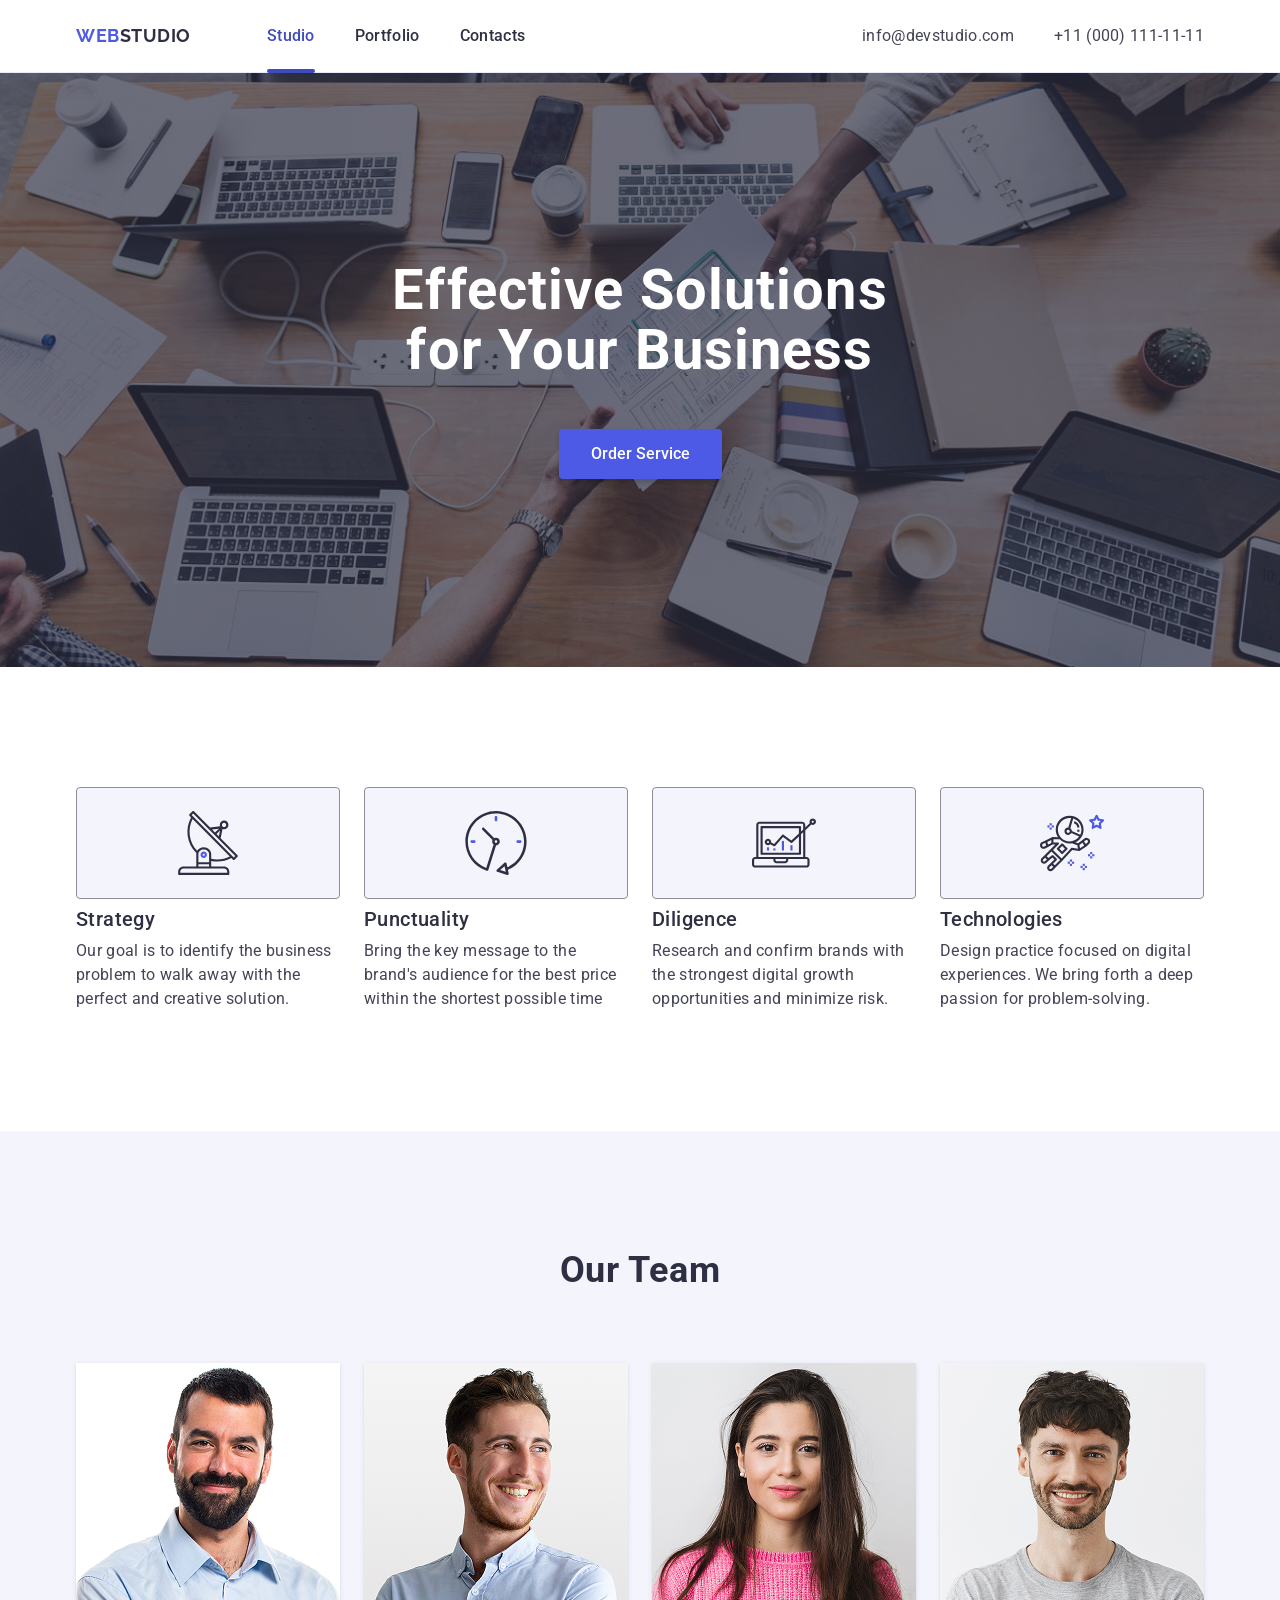
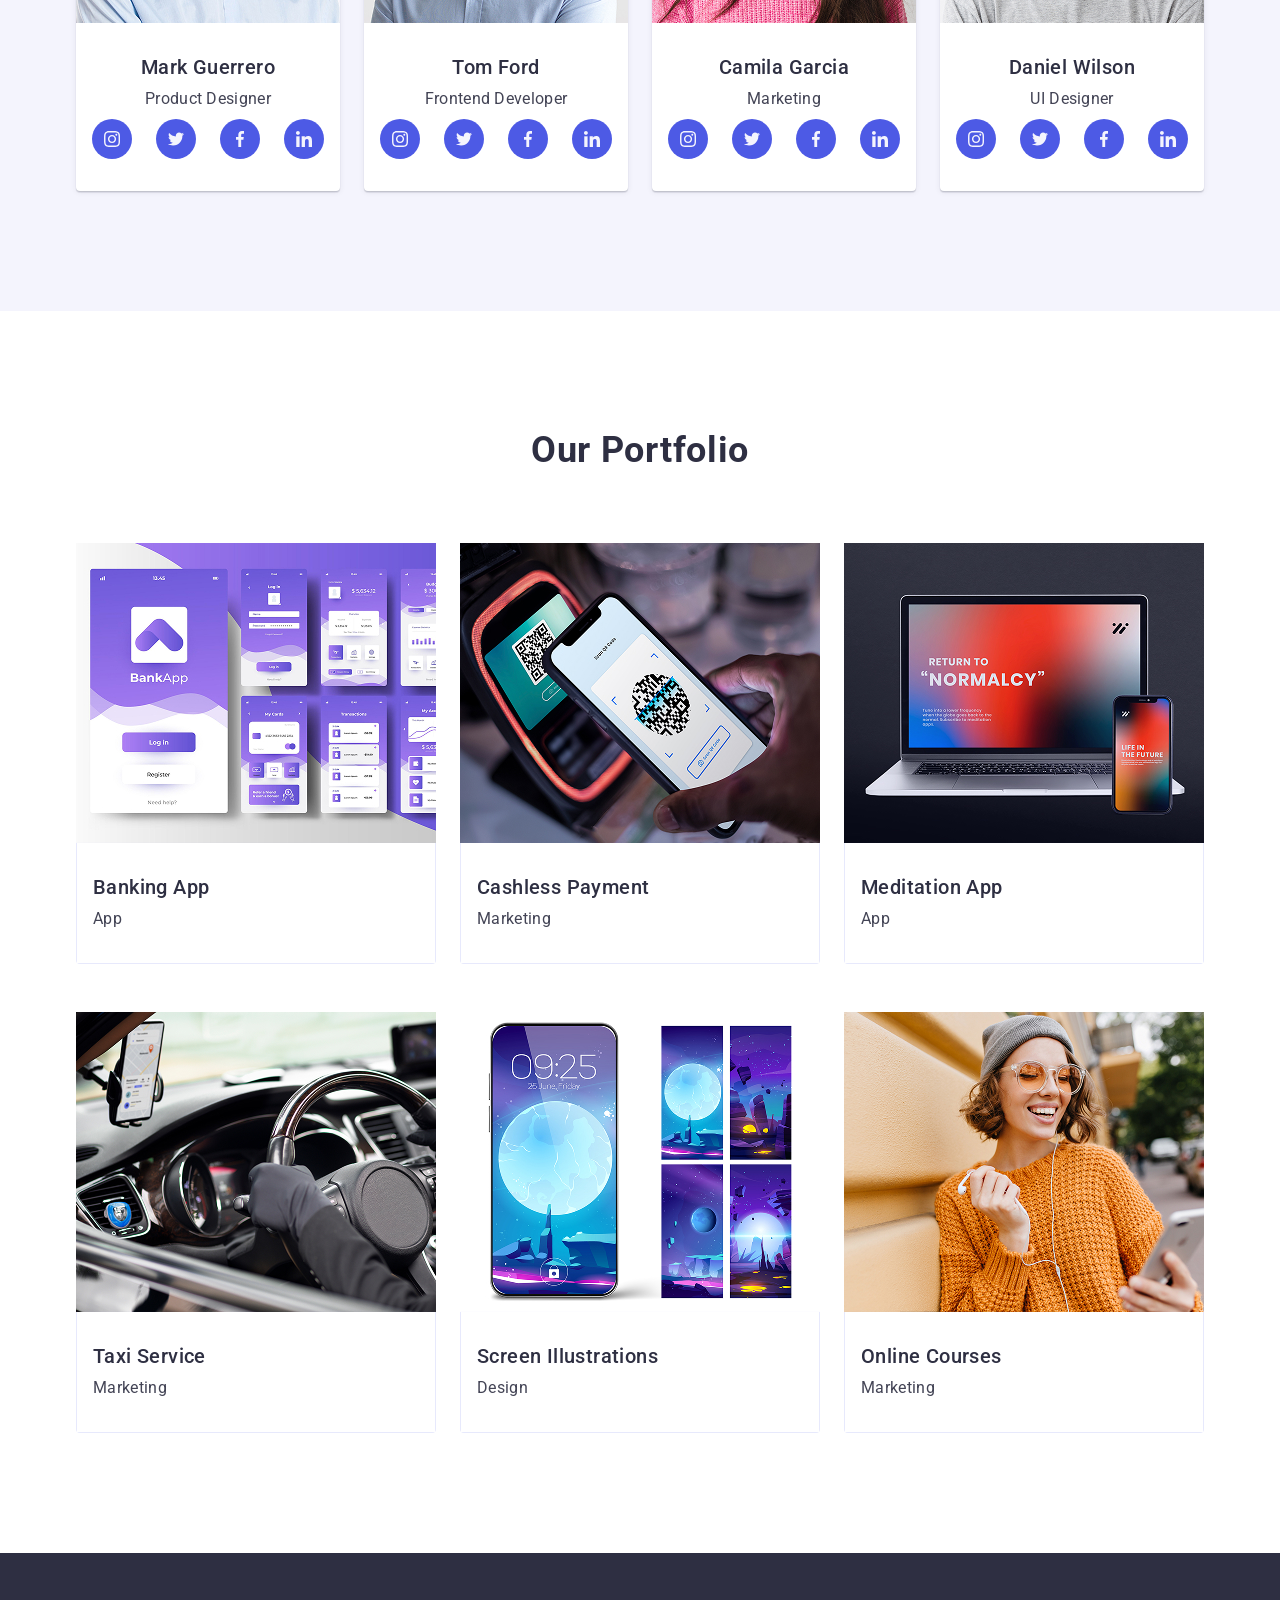
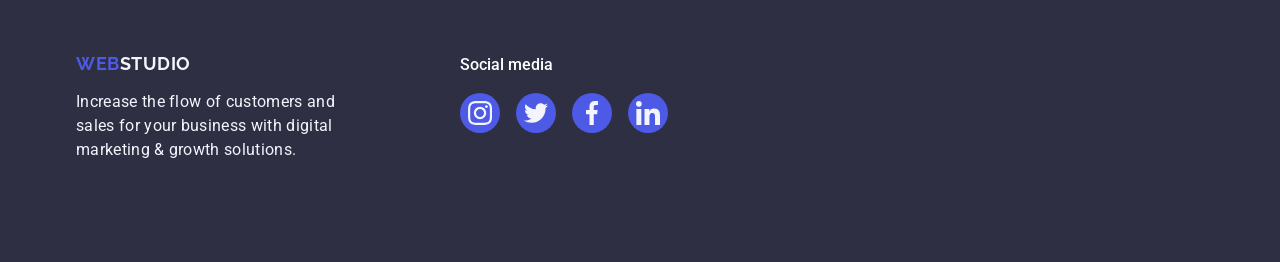
<file: index.html>
<!DOCTYPE html>
<html lang="en">

<head>
    <meta charset="UTF-8" />
    <title>Web-Studio</title>
    <link rel="stylesheet" href="https://cdnjs.cloudflare.com/ajax/libs/modern-normalize/3.0.1/modern-normalize.min.css">
    <link rel="preconnect" href="https://fonts.googleapis.com">
    <link rel="preconnect" href="https://fonts.gstatic.com" crossorigin>
    <link href="https://fonts.googleapis.com/css2?family=Roboto:wght@400;500;700&family=Raleway:wght@400;500;700&display=swap" rel="stylesheet">
    <link rel="stylesheet" href="./css/styles.css" />
</head>

<body>
    <header class="page-header">
        <div class="header-container container">
            <a class="logo" href="./index.html"><span class="accent">WEB</span>STUDIO</a>
            <nav class="nav">
                <ul class="nav-list">
                    <li><a class="nav-link current" href="./index.html">Studio</a></li>
                    <li><a class="nav-link" href="#portfolio">Portfolio</a></li>
                    <li><a class="nav-link" href="#footer">Contacts</a></li>
                </ul>
            </nav>
            <address class="contacts-personnel">
                <ul class="contacts-list">
                    <li><a class="contact-link" href="mailto:info@devstudio.com">info@devstudio.com</a></li>
                    <li><a class="contact-link" href="tel:+110001111111">+11 (000) 111-11-11</a></li>
                </ul>
            </address>
        </div>
    </header>
    <main>

        <!-- Hero Section -->
    <section class="hero">
        <div class="container">
            <div class="intro">
                <h1 class="intro-title">Effective Solutions for Your Business</h1>
                <button class="intro-button" type="button">Order Service</button>
            </div>
        </div>
      </section>

       <!-- Features Section -->
    <section class="section">
        <div class="container">
            <h2 class="visually-hidden">Our Features</h2>
                <ul class="features-list">
                    <li class="features-item">
                        <div class="features-item-box">
                            <svg class="icon" width="64" height="64">
                                <use href="./images/icons.svg#antenna"></use>
                            </svg>
                        </div>
                        <h3 class="features-title">Strategy</h3>
                        <p class="features-text">Our goal is to identify the business problem to walk away with the perfect and
                            creative
                            solution.</p>
                    </li>
                    <li class="features-item">
                        <div class="features-item-box">
                            <svg class="icon" width="64" height="64">
                                <use href="./images/icons.svg#clock"></use>
                            </svg>
                        </div>
                        <h3 class="features-title">Punctuality</h3>
                        <p class="features-text">Bring the key message to the brand's audience for the best price within the
                            shortest
                            possible time
                        </p>
                    </li>

                
                    <li class="features-item">
                        <div class="features-item-box">
                            <svg class="icon" width="64" height="64">
                                <use href="./images/icons.svg#diagram"></use>
                            </svg>
                        </div>
                        <h3 class="features-title">Diligence</h3>
                        <p class="features-text">Research and confirm brands with the strongest digital growth opportunities and
                            minimize
                            risk.
                        </p>
                    </li>
                    <li class="features-item">
                        <div class="features-item-box">
                            <svg class="icon" width="64" height="64">
                                <use href="./images/icons.svg#astronaut"></use>
                            </svg>
                        </div>
                        <h3 class="features-title">Technologies</h3>
                        <p class="features-text">Design practice focused on digital experiences. We bring forth a deep passion for
                            problem-solving.
                        </p>
                    </li>
                </ul>
        </div> 
    </section>

        <!-- Team Section -->
        <section class="section team">
            <div class="container">
                <h2 class="our-team">Our Team</h2>
                <div class="team-container">
                    <ul class="team-list">
                        <li class="team-card">
                            <img class="team-photo" src="./images/MarkGuerrero.jpg" width="264" height="260" alt="Mark Guerrero" />
                            <div class="team-name">
                                <h3 class="name">Mark Guerrero</h3>
                                <p class="specialty">Product Designer</p>
                                <ul class="social-list">
                                    <li class="social-item">
                                        <a class="social-link" href="#">
                                            <svg class="social-icon" width="16" height="16">
                                                <use href="./images/icons.svg#instagram"></use>
                                            </svg>
                                        </a>
                                    </li>
                                    
                                    <li class="social-item">
                                        <a class="social-link" href="#">
                                            <svg class="social-icon" width="16" height="16">
                                                <use href="./images/icons.svg#twitter"></use>
                                            </svg>
                                        </a>
                                    </li>
                                    
                                    <li class="social-item">
                                        <a class="social-link" href="#">
                                            <svg class="social-icon" width="16" height="16">
                                                <use href="./images/icons.svg#facebook"></use>
                                            </svg>
                                        </a>
                                    </li>
                                    
                                    <li class="social-item">
                                        <a class="social-link" href="#">
                                            <svg class="social-icon" width="16" height="16">
                                                <use href="./images/icons.svg#linkedin"></use>
                                            </svg>
                                        </a>
                                    </li>
                                </ul>

                            </div>
                        </li>
                        <li class="team-card">
                            <img class="team-photo" src="./images/TomFord.jpg" width="264" height="260" alt="Tom Ford" />
                            <div class="team-name">
                                <h3 class="name">Tom Ford</h3>
                                <p class="specialty">Frontend Developer</p>
                                <ul class="social-list">
                                    <li class="social-item">
                                        <a class="social-link" href="#">
                                            <svg class="social-icon" width="16" height="16">
                                                <use href="./images/icons.svg#instagram"></use>
                                            </svg>
                                        </a>
                                    </li>
                                    
                                    <li class="social-item">
                                        <a class="social-link" href="#">
                                            <svg class="social-icon" width="16" height="16">
                                                <use href="./images/icons.svg#twitter"></use>
                                            </svg>
                                        </a>
                                    </li>
                                    
                                    <li class="social-item">
                                        <a class="social-link" href="#">
                                            <svg class="social-icon" width="16" height="16">
                                                <use href="./images/icons.svg#facebook"></use>
                                            </svg>
                                        </a>
                                    </li>
                                    
                                    <li class="social-item">
                                        <a class="social-link" href="#">
                                            <svg class="social-icon" width="16" height="16">
                                                <use href="./images/icons.svg#linkedin"></use>
                                            </svg>
                                        </a>
                                    </li>
                                </ul>
                            </div>
                        </li>
                        <li class="team-card">
                            <img class="team-photo" src="./images/CamilaGarcia.jpg" width="264" height="260" alt="Camila Garcia" />
                            <div class="team-name">
                                <h3 class="name">Camila Garcia</h3>
                                <p class="specialty">Marketing</p>
                                <ul class="social-list">
                                    <li class="social-item">
                                        <a class="social-link" href="#">
                                            <svg class="social-icon" width="16" height="16">
                                                <use href="./images/icons.svg#instagram"></use>
                                            </svg>
                                        </a>
                                    </li>
                                    
                                    <li class="social-item">
                                        <a class="social-link" href="#">
                                            <svg class="social-icon" width="16" height="16">
                                                <use href="./images/icons.svg#twitter"></use>
                                            </svg>
                                        </a>
                                    </li>
                                    
                                    <li class="social-item">
                                        <a class="social-link" href="#">
                                            <svg class="social-icon" width="16" height="16">
                                                <use href="./images/icons.svg#facebook"></use>
                                            </svg>
                                        </a>
                                    </li>
                                    
                                    <li class="social-item">
                                        <a class="social-link" href="#">
                                            <svg class="social-icon" width="16" height="16">
                                                <use href="./images/icons.svg#linkedin"></use>
                                            </svg>
                                        </a>
                                    </li>
                                </ul>
                            </div>
                        </li>
                        <li class="team-card">
                            <img class="team-photo" src="./images/DanielWilson.jpg" width="264" height="260" alt="Daniel Wilson" />
                            <div class="team-name">
                                <h3 class="name">Daniel Wilson</h3>
                                <p class="specialty">UI Designer</p>
                                <ul class="social-list">
                                    <li class="social-item">
                                        <a class="social-link" href="#">
                                            <svg class="social-icon" width="16" height="16">
                                                <use href="./images/icons.svg#instagram"></use>
                                            </svg>
                                        </a>
                                    </li>

                                    <li class="social-item">
                                        <a class="social-link" href="#">
                                            <svg class="social-icon" width="16" height="16">
                                                <use href="./images/icons.svg#twitter"></use>
                                            </svg>
                                        </a>
                                    </li>
                                    
                                    <li class="social-item">
                                        <a class="social-link" href="#">
                                            <svg class="social-icon" width="16" height="16">
                                                <use href="./images/icons.svg#facebook"></use>
                                            </svg>
                                        </a>
                                    </li>
                                    
                                    <li class="social-item">
                                        <a class="social-link" href="#">
                                            <svg class="social-icon" width="16" height="16">
                                                <use href="./images/icons.svg#linkedin"></use>
                                            </svg>
                                        </a>
                                    </li>
                                </ul>
                            </div>
                        </li>
                    </ul>
                </div>
            </div>
     </section>

         <!-- Portfolio Section -->
    <section id="portfolio" class="section">
        <div class="container">
            <h2 class="team-portfolio">Our Portfolio</h2>
            <div class="portfolio-container">
                <ul class="portfolio-list">
                    <li class="portfolio-card">
                        <div class="portfolio-box">
                            <img class="portfolio-img" src="./images/BankingApp.jpg" width="360" height="300" alt="Banking App" />
                            <p class="portfolio-overlay">14 Stylish and User-Friendly App Design Concepts · Task Manager App · Calorie Tracker App · Exotic Fruit Ecommerce
                                App · Cloud Storage App
                            </p>
                        </div>
                        <div class="portfolio-info">
                            <h3 class="portfolio-title">Banking App</h3>
                            <p class="portfolio-category">App</p>
                        </div>
                    </li>
                    <li class="portfolio-card">
                        <div class="portfolio-box">
                            <img class="portfolio-img" src="./images/CashlessPayment.jpg" width="360" height="300" alt="Cashless Payment" />
                            <p class="portfolio-overlay">14 Stylish and User-Friendly App Design Concepts · Task Manager App · Calorie Tracker App · Exotic Fruit Ecommerce
                                App · Cloud Storage App
                            </p>
                        </div>
                        <div class="portfolio-info">
                            <h3 class="portfolio-title">Cashless Payment</h3>
                            <p class="portfolio-category">Marketing</p>
                        </div>
                    </li>
                    <li class="portfolio-card">
                        <div class="portfolio-box">
                            <img class="portfolio-img" src="./images/MeditationApp.jpg" width="360" height="300" alt="Meditation App" />
                            <p class="portfolio-overlay">14 Stylish and User-Friendly App Design Concepts · Task Manager App · Calorie Tracker App · Exotic Fruit Ecommerce
                                App · Cloud Storage App
                            </p>
                        </div>
                        <div class="portfolio-info">
                            <h3 class="portfolio-title">Meditation App</h3>
                            <p class="portfolio-category">App</p>
                        </div>
                    </li>
                    <li class="portfolio-card">
                        <div class="portfolio-box">
                            <img class="portfolio-img" src="./images/TaxiService.jpg" width="360" height="300" alt="Taxi Service" />
                            <p class="portfolio-overlay">14 Stylish and User-Friendly App Design Concepts · Task Manager App · Calorie Tracker App · Exotic Fruit Ecommerce
                                App · Cloud Storage App
                            </p>
                        </div>
                        <div class="portfolio-info">
                            <h3 class="portfolio-title">Taxi Service</h3>
                            <p class="portfolio-category">Marketing</p>
                        </div>
                    </li>
                    <li class="portfolio-card">
                        <div class="portfolio-box">
                            <img class="portfolio-img" src="./images/ScreenIllustrations.jpg" width="360" height="300" alt="Screen Illustrations" />
                            <p class="portfolio-overlay">14 Stylish and User-Friendly App Design Concepts · Task Manager App · Calorie Tracker App · Exotic Fruit Ecommerce
                                App · Cloud Storage App
                            </p>
                        </div>
                        <div class="portfolio-info">
                            <h3 class="portfolio-title">Screen Illustrations</h3>
                            <p class="portfolio-category">Design</p>
                        </div>
                    </li>
                    <li class="portfolio-card">
                        <div class="portfolio-box">
                            <img class="portfolio-img" src="./images/OnlineCourses.jpg" width="360" height="300" alt="Online Courses" />
                        <p class="portfolio-overlay">14 Stylish and User-Friendly App Design Concepts · Task Manager App · Calorie Tracker App · Exotic Fruit Ecommerce App ·
                            Cloud Storage App
                            </p>
                        </div>
                        <div class="portfolio-info">
                            <h3 class="portfolio-title">Online Courses</h3>
                            <p class="portfolio-category">Marketing</p>
                        </div>
                    </li>
                </ul>
            </div>
        </div>
         
        </section>
    </main>
    <footer id="footer" class="footer-page">
        <div class="footer-container container">
            <div class="footer-left">
                <a class="logo-bottom" href="./index.html">
                    <span class="accent">WEB</span>STUDIO
                </a>
                <p class="bottom-paragraph">Increase the flow of customers and sales for your business with digital marketing &
                    growth solutions.</p>
            </div>
            <div class="footer-right">
                <p class="footer-social-title">Social media</p>
                <ul class="social-list-footer">
                    <li class="social-item-footer">
                        <a class="social-link-footer" href="#">
                            <svg class="social-icon-footer" width="24" height="24">
                                <use href="./images/icons.svg#instagram"></use>
                            </svg>
                        </a>
                    </li>
                
                    <li class="social-item-footer">
                        <a class="social-link-footer" href="#">
                            <svg class="social-icon-footer" width="24" height="24">
                                <use href="./images/icons.svg#twitter"></use>
                            </svg>
                        </a>
                    </li>
                    
                    <li class="social-item-footer">
                        <a class="social-link-footer" href="#">
                            <svg class="social-icon-footer" width="24" height="24">
                                <use href="./images/icons.svg#facebook"></use>
                            </svg>
                        </a>
                    </li>
                
                    <li class="social-item-footer">
                        <a class="social-link-footer" href="#">
                            <svg class="social-icon-footer" width="24" height="24">
                                <use href="./images/icons.svg#linkedin"></use>
                            </svg>
                        </a>
                    </li>
                </ul>
            </div>
        </div>
    </footer>
</body>

</html>
</file>
<file: css/styles.css>
/* ====== BASE ====== */
body {
    font-family: "Roboto", sans-serif;
    color: #434455;
    line-height: 1.5;
    background-color: #fff;
}

/* ======= RESET=======*/
ul,
ol {
    list-style-type: none;
    margin: 0;
    padding: 0;
}

h1, h2, h3, h4, h5, h6, p {
    margin: 0;
}

.section {
    padding: 120px 0;
}

.header-container {
    display: flex;
    align-items: center;
}


.page-header {
    border-bottom: 1px solid #e7e9fc;
    box-shadow: 0 1px 6px 0 rgba(46, 47, 66, 0.08), 0 1px 1px 0 rgba(46, 47, 66, 0.16), 0 2px 1px 0 rgba(46, 47, 66, 0.08);
}

/*======common======*/
.container {
    max-width: 1158px;
    padding: 0 15px;
    margin: 0 auto;
}

/* ====== LOGO (HEADER & FOOTER) ====== */
.logo {
    font-family: "Raleway", sans-serif;
    font-size: 18px;
    font-weight: 700;
    letter-spacing: 0.03em;
    line-height: 1.17;
    text-decoration: none;
    color: #2E2F42;
    padding: 24px 0;
    margin-right: 76px;
}

.accent {
    color: #4D5AE5;
}

.footer-logo-accent {
    color: #4D5AE5;
}

/* ====== NAV LINKS ====== */
.nav {
    display: flex;
    align-items: center;
    margin-right: auto;
}

.nav-list {
    display: flex;
    align-items: center;
    gap: 40px;
}

.nav-link {
    display: block;
    padding: 24px 0;
    color: #2E2F42;
    font-size: 16px;
    font-weight: 500;
    text-decoration: none;
    letter-spacing: 0.02em;
    line-height: 1.5;
    transition: color 250ms cubic-bezier(0.4, 0, 0.2, 1);
}

.nav-link:hover,
.nav-link:focus,
.nav-link.current {
    color: #404BBF;
}

.nav-link.current {
    position: relative;
}

.nav-link.current::after {
    content: '';
    position: absolute;
    left: 0;
    bottom: -1px;

    width: 100%;
    height: 4px;
    background-color: #404BBF;
    border-radius: 2px;
}

/* ====== CONTACTS ====== */
.contacts-list {
    display: flex;
    align-items: center;
    gap: 40px;
}

.contact-link {
    display: block;
    padding: 24px 0;
    color: #434455;
    font-size: 16px;
    text-decoration: none;
    letter-spacing: 0.02em;
    line-height: 1.5;
    transition: color 250ms cubic-bezier(0.4, 0, 0.2, 1);
}

.contact-link:hover,
.contact-link:focus {
    color: #404BBF;
}

.contacts-personnel {
    font-style: normal;
}

/* ====== HERO ====== */
.hero {
    max-width: 1440px;
    margin: 0 auto;
    padding: 188px 0;
    background-image:
        linear-gradient(
            rgba(46, 47, 66, 0.7),
            rgba(46, 47, 66, 0.7)),
        url("../images/people-office-1.jpg");

    background-repeat: no-repeat;
    background-position: center;
    background-size: cover;
}

.intro {
    padding: 0;
    text-align: center;
    display: flex;
    flex-direction: column;
    align-items: center;
}

.intro-title {
    max-width: 496px;
    padding: 0;
    color: #ffffff;
    font-size: 56px;
    margin-bottom: 48px;
    letter-spacing: 0.02em;
    line-height: 1.07;
}

.intro-button {
    padding: 16px 32px;
    border-radius: 4px;
    border: none;
    background-color: #4D5AE5;
    color: #fff;
    font-size: 16px;
    font-weight: 500;
    cursor: pointer;
    box-shadow: 0px 4px 4px rgba(0, 0, 0, 0.15);
    transition: background-color 250ms cubic-bezier(0.4, 0, 0.2, 1);
}

.intro-button:hover,
.intro-button:focus {
    background-color: #404BBF;
}

/* ====== FEATURES ====== */

.icon {
    fill: #4D5AE5;
}

.visually-hidden {
    position: absolute;
    width: 1px;
    height: 1px;
    margin: -1px;
    border: 0;
    padding: 0;
    white-space: nowrap;
    clip-path: inset(100%);
    clip: rect(0 0 0 0);
    overflow: hidden;
}

.features-list {
    display: flex;
    gap: 24px;
}

.features-item-box {
    border: 1px solid #8E8F99;
    border-radius: 4px;
    display: flex;
    align-items: center;
    justify-content: center;
    width: 264px;
    height: 112px;
    background-color: #F4F4FD;
    margin-bottom: 8px;
}

.features-item {
    width: calc((100% - 72px) / 4);
}

.our-team,
.team-portfolio {
    color: #2E2F42;
}

.features-title {
    font-size: 20px;
    font-weight: 500;
    margin-bottom: 8px;
    color: #2E2F42;
    letter-spacing: 0.02em;
    line-height: 1.2;
}

.features-text {
    font-size: 16px;
    color: #434455;
    letter-spacing: 0.02em;
    line-height: 1.5;
}

/* ====== TEAM ====== */
.team-list {
    display: flex;
    gap: 24px;
    margin: 0;
    padding: 0;
}

.team {
    background-color: #f4f4fd;
}

.team-container {
    display: flex;
    justify-content: center;
    width: 100%;
}

.team-card {
    background-color: #ffffff;
    text-align: center;
    display: flex;
    flex-direction: column;
    align-items: center;
    width: 264px;
    border-radius: 0 0 4px 4px;
    overflow: hidden;
    box-shadow: 0px 1px 6px rgba(46, 47, 66, 0.08),
                0px 1px 1px rgba(46, 47, 66, 0.16),
                0px 2px 1px rgba(46, 47, 66, 0.08);
    }

.team-name {
    padding: 32px 16px;
}

.our-team {
    text-align: center;
    padding: 0 0 72px 0;
    margin: 0 auto;
    font-size: 36px;
    letter-spacing: 0.02em;
    line-height: 1.11;
}

.name {
    text-align: center;
    margin-bottom: 8px;
    font-size: 20px;
    font-weight: 500;
    color: #2E2F42;
    letter-spacing: 0.02em;
    line-height: 1.2;
}

.specialty {
    text-align: center;
    font-size: 16px;
    color: #434455;
    letter-spacing: 0.02em;
    line-height: 1.5;
    margin-bottom: 8px;
}

.social-list {
    display: flex;
    gap: 24px;
    justify-content: center;
    padding: 0;
    margin: 0;
    list-style: none;
}

.social-link {
    width: 40px;
    height: 40px;
    background-color: #4D5AE5;
    border-radius: 50%;
    display: flex;
    align-items: center;
    justify-content: center;
    transition: background-color 250ms cubic-bezier(0.4, 0, 0.2, 1);
}

.social-link:hover, .social-link:focus {
    background-color: #404BBF;
}

.social-icon {
    fill: #F4F4FD;
}

/* ====== PORTFOLIO ====== */
.portfolio-list {
    display: flex;
    flex-wrap: wrap;
    gap: 48px 24px;
}

.portfolio-card{
    width: calc((100% - 48px) / 3);
    background-color: #fff;
    border-radius: 0 0 4px 4px;
    overflow: hidden;
    cursor: pointer;
    transition: box-shadow 250ms cubic-bezier(0.4, 0, 0.2, 1);
}

.portfolio-box {
    position: relative;
    overflow: hidden;
}

.portfolio-info {
    padding: 32px 16px;
    border: 1px solid #e7e9fc;
    border-top: none;
}

.portfolio-overlay {
    position: absolute;
    top: 0;
    left: 0;
    width: 100%;
    height: 100%;
    padding: 40px 32px;
    background-color: rgba(77, 90, 229, 1);
    color: #F4F4FD;

    font-weight: 400;
    font-size: 16px;
    line-height: 1.5;
    letter-spacing: 0.02em;

    transform: translateY(100%);
    transition: transform 250ms cubic-bezier(0.4, 0, 0.2, 1);
    z-index: 2;
    display: block;
    margin: 0;
}

.portfolio-card:hover .portfolio-overlay {
    transform: translateY(0);
}

.portfolio-card:hover {
    box-shadow:
        0px 1px 6px rgba(46, 47, 66, 0.08),
        0px 1px 1px rgba(46, 47, 66, 0.16),
        0px 2px 1px rgba(46, 47, 66, 0.08);
}

.team-photo {
    display: block;
}

.portfolio-img {
    display: block;
    width: 100%;
    height: auto;
    position: relative;
    z-index: 1;
}

.team-portfolio {
    text-align: center;
    padding: 0 0 72px 0;
    font-size: 36px;
    letter-spacing: 0.02em;
    line-height: 1.11;
}

.portfolio-title {
    font-size: 20px;
    font-weight: 500;
    color: #2E2F42;
    letter-spacing: 0.02em;
    line-height: 1.2;
    margin-bottom: 8px;
}

.portfolio-category {
    font-size: 16px;
    color: #434455;
    letter-spacing: 0.02em;
    line-height: 1.5;
}

/* ====== FOOTER ====== */
.footer-page {
    background-color: #2E2F42;
    padding: 100px 0;
}

.footer-container {
    gap: 120px;
    display: flex;
    align-items: baseline;
}

.logo-bottom {
    font-family: "Raleway", sans-serif;
    font-size: 18px;
    font-weight: 700;
    letter-spacing: 0.03em;
    line-height: 1.17;
    text-decoration: none;
    color: #f4f4fd;
    display: inline-block;
    margin-bottom: 16px;
}

.bottom-paragraph {
    max-width: 264px;
    color: #f4f4fd;
    font-size: 16px;
    line-height: 1.5;
    letter-spacing: 0.02em;
}

.footer-left {
    max-width: 264px;
}

.footer-right {
    display: flex;
    flex-direction: column;
}

.social-list-footer {
    font-weight: 500;
    font-size: 16px;
    line-height: 150%;
    letter-spacing: 0.02em;
    color: #ffffff;
    display: flex;
    gap: 16px;
    justify-content: flex-start;
    padding: 0;
    margin: 0;
    list-style: none;
}

.social-link-footer {
    width: 40px;
    height: 40px;
    background-color: #4D5AE5;
    border-radius: 50%;
    display: flex;
    align-items: center;
    justify-content: center;
    transition:background-color 250ms cubic-bezier(0.4, 0, 0.2, 1);
}

.footer-social-title {
    color: #ffffff;
    font-size: 16px;
    font-weight: 500;
    margin-bottom: 16px;
}

.social-icon-footer {
    fill: #F4F4FD;
    transition: fill 250ms cubic-bezier(0.4, 0, 0.2, 1);
}

.social-link-footer:hover,
.social-link-footer:focus {
    background-color: #31d0aa;
}

.social-link-footer:hover .social-icon-footer,
.social-link-footer:focus .social-icon-footer {
    fill: #ffffff;
}
</file>
